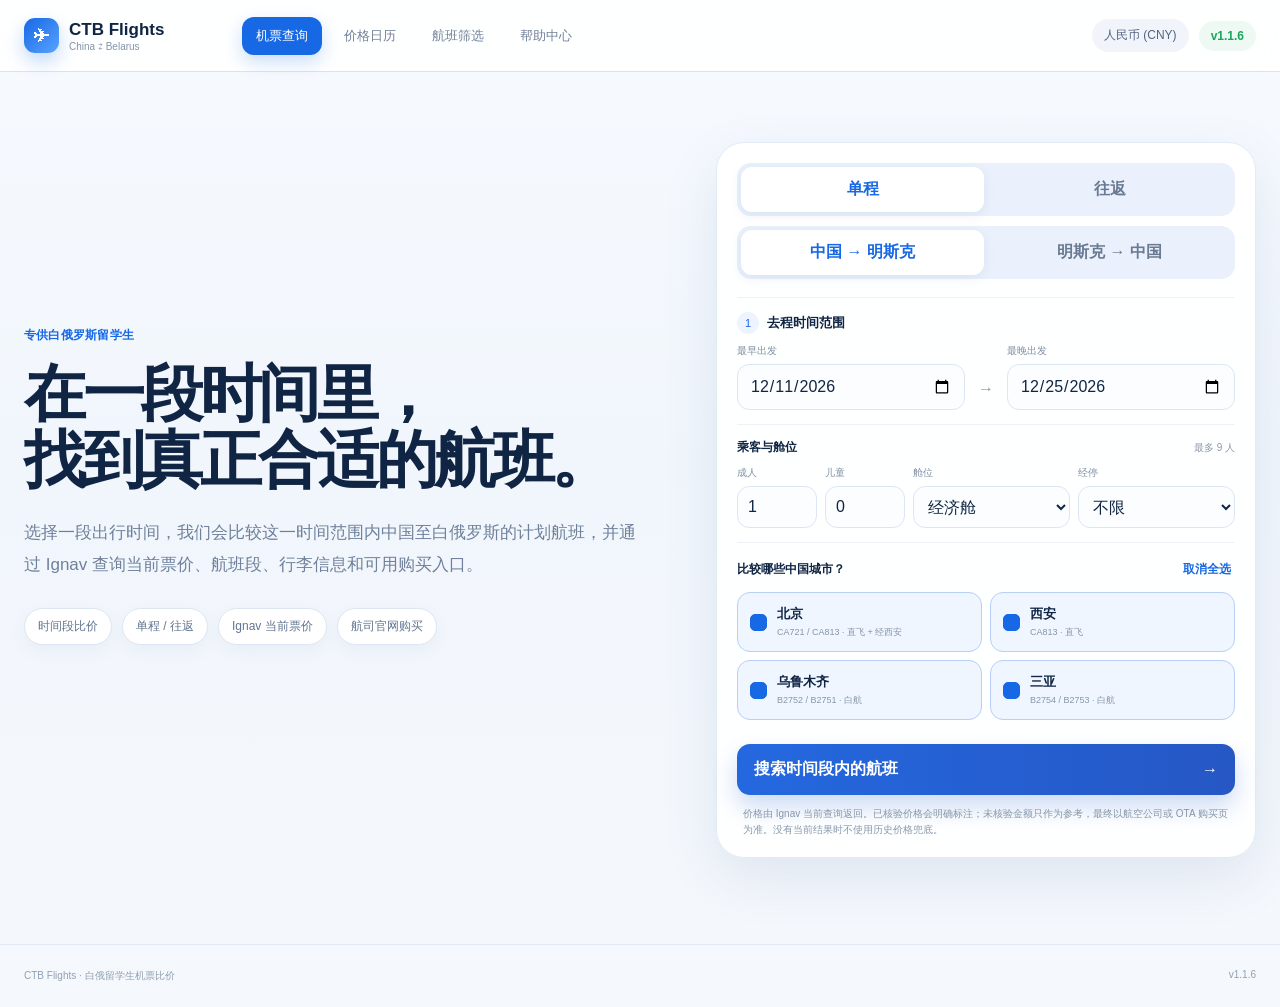
<file: site/index.html>
<!doctype html>
<html lang="zh-CN">
<head>
  <meta charset="utf-8">
  <meta name="viewport" content="width=device-width,initial-scale=1,viewport-fit=cover">
  <meta name="theme-color" content="#f4f7fb">
  <meta http-equiv="Cache-Control" content="no-cache, no-store, must-revalidate">
  <title>CTB Flights</title>
  <link rel="stylesheet" href="./styles.css?v=1.1.6">
  <link rel="stylesheet" href="./ignav.css?v=1.1.6">
</head>
<body data-page="home">
  <header class="site-header">
    <a class="site-brand" href="./index.html" aria-label="CTB Flights 首页">
      <span class="brand-mark">✈</span>
      <span><strong>CTB Flights</strong><small>China ⇄ Belarus</small></span>
    </a>
    <nav class="main-nav" aria-label="主导航">
      <a class="active" href="./index.html">机票查询</a>
      <span>价格日历</span>
      <span>航班筛选</span>
      <span>帮助中心</span>
    </nav>
    <div class="header-actions">
      <span class="currency-chip">人民币 (CNY)</span>
      <span class="version-chip" data-version></span>
    </div>
  </header>

  <main class="home-main">
    <section class="home-hero">
      <div class="hero-copy">
        <span class="eyebrow">专供白俄罗斯留学生</span>
        <h1>在一段时间里，<br>找到真正合适的航班。</h1>
        <p>选择一段出行时间，我们会比较这一时间范围内中国至白俄罗斯的计划航班，并通过 Ignav 查询当前票价、航班段、行李信息和可用购买入口。</p>
        <div class="hero-points">
          <span>时间段比价</span><span>单程 / 往返</span><span>Ignav 当前票价</span><span>航司官网购买</span>
        </div>
      </div>

      <section class="search-card" aria-label="机票搜索条件">
        <div class="segmented" role="tablist" aria-label="行程类型">
          <button class="active" data-trip="oneway" type="button">单程</button>
          <button data-trip="roundtrip" type="button">往返</button>
        </div>

        <div class="segmented direction-segment" role="tablist" aria-label="飞行方向">
          <button class="active" data-direction="to-minsk" type="button">中国 → 明斯克</button>
          <button data-direction="from-minsk" type="button">明斯克 → 中国</button>
        </div>

        <div class="form-section">
          <div class="section-title"><span class="step">1</span><strong>去程时间范围</strong></div>
          <div class="date-grid">
            <label><span>最早出发</span><input id="startDate" type="date"></label>
            <div class="date-arrow">→</div>
            <label><span>最晚出发</span><input id="endDate" type="date"></label>
          </div>
        </div>

        <div id="returnRange" class="form-section hidden">
          <div class="section-title"><span class="step">2</span><strong>返程时间范围</strong></div>
          <div class="date-grid">
            <label><span>最早返程</span><input id="returnStartDate" type="date"></label>
            <div class="date-arrow">→</div>
            <label><span>最晚返程</span><input id="returnEndDate" type="date"></label>
          </div>
        </div>

        <div class="form-section">
          <div class="field-head"><strong>乘客与舱位</strong><span class="field-hint">最多 9 人</span></div>
          <div class="travel-grid">
            <label><span>成人</span><input id="adultsInput" type="number" min="1" max="9" step="1" value="1"></label>
            <label><span>儿童</span><input id="childrenInput" type="number" min="0" max="8" step="1" value="0"></label>
            <label><span>舱位</span><select id="cabinSelect"><option value="economy">经济舱</option><option value="premium_economy">超级经济舱</option><option value="business">商务舱</option><option value="first">头等舱</option></select></label>
            <label><span>经停</span><select id="stopsSelect"><option value="any">不限</option><option value="0">仅直飞</option><option value="1">最多 1 次</option></select></label>
          </div>
        </div>

        <div class="form-section city-section">
          <div class="field-head"><strong>比较哪些中国城市？</strong><button id="toggleAll" class="link-button" type="button">取消全选</button></div>
          <div id="cityGrid" class="city-grid"></div>
        </div>

        <button id="searchButton" class="primary-search" type="button">
          <span id="searchButtonText">搜索时间段内的航班</span><span>→</span>
        </button>
        <p class="search-note">价格由 Ignav 当前查询返回。已核验价格会明确标注；未核验金额只作为参考，最终以航空公司或 OTA 购买页为准。没有当前结果时不使用历史价格兜底。</p>
      </section>
    </section>
  </main>

  <footer class="site-footer"><span>CTB Flights · 白俄留学生机票比价</span><span data-version></span></footer>

  <script src="./js/flight-data.js?v=1.1.6" defer></script>
  <script src="./js/home.js?v=1.1.6" defer></script>
  <script src="./js/version.js?v=1.1.6" defer></script>
</body>
</html>
</file>
<file: site/styles.css>
:root{--bg:#f3f7fd;--panel:#fff;--ink:#102544;--muted:#6e7f98;--line:#dce6f3;--blue:#1768e5;--blue2:#2f63d8;--blue-soft:#edf4ff;--green:#18a75b;--green-soft:#e9f8ef;--orange:#c7842b;--orange-soft:#fff4df;--shadow:0 20px 55px rgba(35,75,132,.10);--radius:24px;font-family:Inter,"PingFang SC","Microsoft YaHei",Arial,sans-serif}*{box-sizing:border-box}html{scroll-behavior:smooth}body{margin:0;background:linear-gradient(180deg,#f7faff 0,#f1f6fc 45%,#f5f8fc 100%);color:var(--ink);min-height:100vh}button,input,select{font:inherit}button{cursor:pointer}a{color:inherit;text-decoration:none}.hidden{display:none!important}.site-header{height:72px;padding:0 max(24px,calc((100vw - 1440px)/2));display:flex;align-items:center;gap:30px;background:rgba(255,255,255,.86);backdrop-filter:blur(14px);border-bottom:1px solid rgba(213,225,241,.9);position:sticky;top:0;z-index:30}.site-brand{display:flex;align-items:center;gap:10px;min-width:188px}.brand-mark{width:35px;height:35px;display:grid;place-items:center;border-radius:11px;background:linear-gradient(135deg,#1768e5,#59a2ff);color:#fff;box-shadow:0 8px 18px rgba(23,104,229,.25)}.site-brand strong{display:block;font-size:17px}.site-brand small{display:block;font-size:10px;color:#8493a9;margin-top:1px}.main-nav{display:flex;align-items:center;gap:8px;flex:1}.main-nav a,.main-nav span{padding:10px 14px;border-radius:12px;font-size:13px;color:#72829a;white-space:nowrap}.main-nav .active{background:var(--blue);color:#fff;box-shadow:0 7px 18px rgba(23,104,229,.22)}.header-actions{display:flex;align-items:center;gap:10px}.currency-chip,.version-chip{font-size:12px;padding:8px 12px;border-radius:999px;background:#f1f5fb;color:#52647e}.version-chip{color:var(--green);font-weight:800;background:#eef9f3}.home-main{max-width:1320px;margin:0 auto;padding:70px 24px 86px}.home-hero{display:grid;grid-template-columns:minmax(0,1fr) 540px;gap:72px;align-items:center;min-height:690px}.hero-copy{padding:20px 0 50px}.eyebrow{font-size:12px;font-weight:800;color:var(--blue);letter-spacing:.02em}.hero-copy h1{font-size:62px;line-height:1.06;letter-spacing:-.055em;margin:17px 0 24px;max-width:660px}.hero-copy p{font-size:17px;line-height:1.9;color:#6f819b;max-width:630px}.hero-points{display:flex;flex-wrap:wrap;gap:10px;margin-top:26px}.hero-points span{font-size:12px;padding:9px 13px;border-radius:999px;background:#fff;border:1px solid var(--line);color:#62758f;box-shadow:0 6px 18px rgba(34,74,127,.05)}.search-card{background:rgba(255,255,255,.96);border:1px solid #e1eaf5;border-radius:28px;padding:20px;box-shadow:var(--shadow)}.segmented{display:grid;grid-template-columns:1fr 1fr;gap:4px;background:#eaf1fc;border-radius:14px;padding:4px;margin-bottom:10px}.segmented button{border:0;background:transparent;color:#6a7a92;border-radius:11px;padding:12px;font-weight:750}.segmented button.active{background:#fff;color:var(--blue);box-shadow:0 3px 12px rgba(39,76,129,.09)}.direction-segment{margin-bottom:18px}.form-section{padding:14px 0;border-top:1px solid #edf2f7}.section-title{display:flex;align-items:center;gap:8px;margin-bottom:10px;font-size:13px}.step{width:22px;height:22px;border-radius:50%;display:grid;place-items:center;background:var(--blue-soft);color:var(--blue);font-size:11px}.date-grid{display:grid;grid-template-columns:1fr 26px 1fr;align-items:end;gap:8px}.date-grid label span{display:block;font-size:10px;color:#7f8ea2;margin-bottom:6px}.date-grid input{width:100%;padding:12px;border:1px solid var(--line);border-radius:12px;background:#fbfdff;color:var(--ink);outline:none}.date-grid input:focus{border-color:#91b8f3;box-shadow:0 0 0 3px rgba(23,104,229,.08)}.date-arrow{height:42px;display:grid;place-items:center;color:#8b9bb0}.field-head{display:flex;justify-content:space-between;align-items:center;margin-bottom:10px;font-size:12px}.link-button{border:0;background:none;color:var(--blue);font-weight:700;padding:4px}.city-grid{display:grid;grid-template-columns:1fr 1fr;gap:8px}.city-option{position:relative;display:flex;align-items:center;gap:10px;border:1px solid var(--line);border-radius:13px;padding:11px 12px;background:#fbfdff;cursor:pointer;min-height:60px}.city-option input{position:absolute;opacity:0;pointer-events:none}.city-check{width:17px;height:17px;border-radius:5px;border:1.5px solid #aebbd0;background:#fff;flex:0 0 auto}.city-option:has(input:checked){border-color:#b8cff6;background:#f0f6ff}.city-option:has(input:checked) .city-check{background:var(--blue);border-color:var(--blue);box-shadow:inset 0 0 0 4px var(--blue)}.city-option strong{font-size:13px;display:block}.city-option small{display:block;color:#8695a9;font-size:9px;margin-top:3px}.primary-search{width:100%;margin-top:10px;border:0;border-radius:13px;background:linear-gradient(90deg,#2468df,#2657c5);color:#fff;padding:15px 17px;display:flex;justify-content:space-between;align-items:center;font-weight:800;box-shadow:0 12px 24px rgba(30,92,205,.22)}.primary-search:disabled{opacity:.65;cursor:wait}.search-note{font-size:10px;line-height:1.55;color:#8796a9;margin:11px 6px 0}.site-footer{max-width:1320px;margin:0 auto;padding:24px;display:flex;justify-content:space-between;color:#90a0b4;font-size:10px;border-top:1px solid #e1e9f3}.results-main{max-width:1440px;margin:0 auto;padding:52px 24px 80px}.results-intro{display:flex;justify-content:space-between;gap:30px;align-items:flex-end;margin-bottom:16px}.results-intro h1{font-size:34px;margin:8px 0 8px;letter-spacing:-.035em}.results-intro p{margin:0;color:#72829a;font-size:13px}.results-tools{display:flex;align-items:center;gap:12px}.secondary-button{padding:11px 15px;border:1px solid var(--line);border-radius:12px;background:#fff;color:var(--blue);font-weight:700;font-size:12px}.sort-control{display:flex;align-items:center;gap:8px;font-size:11px;color:#77869b}.sort-control select{border:1px solid var(--line);border-radius:12px;background:#fff;padding:11px 38px 11px 13px;color:var(--ink);outline:none}.query-status{display:flex;align-items:center;gap:8px;min-height:34px;margin:12px 0 16px;padding:8px 12px;border:1px solid #e2eaf4;background:#f9fbfe;border-radius:10px;color:#74849a;font-size:11px}.status-dot{width:7px;height:7px;border-radius:50%;background:var(--blue);box-shadow:0 0 0 4px rgba(23,104,229,.08)}.comparison-grid{display:grid;grid-template-columns:310px minmax(0,1fr);gap:16px;align-items:start}.panel{background:rgba(255,255,255,.96);border:1px solid #e2eaf4;border-radius:26px;box-shadow:var(--shadow)}.calendar-panel{padding:18px;position:sticky;top:90px}.flight-panel{padding:18px}.panel-title{display:flex;justify-content:space-between;align-items:center;margin-bottom:14px}.panel-title h2{margin:5px 0 0;font-size:20px;letter-spacing:-.02em}.result-count{font-size:11px;padding:7px 10px;border-radius:999px;background:var(--blue-soft);color:var(--blue);font-weight:750}.calendar-list{display:flex;flex-direction:column;gap:8px}.calendar-row{display:grid;grid-template-columns:78px minmax(0,1fr) 84px;gap:8px;align-items:center;border:1px solid var(--line);border-radius:13px;padding:11px;background:#fff;min-height:67px}.calendar-row.best{border-color:#b8dfca;background:#f1fbf5}.calendar-date strong,.calendar-price strong{display:block;font-size:13px}.calendar-date small,.calendar-route small,.calendar-price small{display:block;font-size:9px;color:#8797ab;margin-top:3px}.calendar-route span{display:block;font-size:9.5px;color:#647891;white-space:nowrap;overflow:hidden;text-overflow:ellipsis}.calendar-price{text-align:right}.calendar-row.best .calendar-price small{color:var(--green);font-weight:750}.flight-list{display:flex;flex-direction:column;gap:10px}.flight-card{border:1px solid var(--line);border-radius:16px;background:#fff;overflow:hidden;transition:.18s ease}.flight-card.best{border-color:#9fdab9}.flight-card:hover{box-shadow:0 8px 25px rgba(32,72,124,.07)}.flight-summary{width:100%;display:grid;grid-template-columns:minmax(270px,1.25fr) 220px 160px 24px;gap:16px;align-items:center;border:0;background:transparent;text-align:left;padding:15px 17px;color:inherit}.route-line{display:flex;align-items:center;gap:10px;min-width:0}.route-line h3{font-size:17px;letter-spacing:-.02em;margin:0;white-space:nowrap;overflow:hidden;text-overflow:ellipsis}.route-tag{font-size:9px;padding:5px 8px;border-radius:999px;background:var(--green-soft);color:#1c9252;font-weight:750;white-space:nowrap}.route-tag.stop{background:var(--orange-soft);color:var(--orange)}.summary-route>small{display:block;color:#8493a7;font-size:10px;margin-top:5px}.summary-airline{display:flex;align-items:center;justify-content:center;min-height:50px}.summary-logo{display:block;max-width:185px;max-height:52px;width:auto;height:auto;object-fit:contain}.summary-logo.carrier-ca{max-width:160px}.summary-price{text-align:right}.summary-price strong{display:block;font-size:22px;letter-spacing:-.025em}.summary-price small{display:block;margin-top:3px;color:#7c8da4;font-size:10px}.summary-price em{display:inline-block;margin-top:5px;font-style:normal;font-size:9px;background:var(--green);color:#fff;padding:4px 8px;border-radius:999px}.chevron{color:#7890aa;font-size:17px;transition:transform .2s}.flight-card.open .chevron{transform:rotate(180deg)}.flight-details{display:none;border-top:1px solid var(--line);padding:0 18px 18px}.flight-card.open .flight-details{display:block}.leg-detail{padding:13px 0}.leg-detail+.leg-detail{border-top:1px solid #e8eef5}.detail-label{font-size:11px;color:var(--blue);font-weight:800;margin-bottom:9px}.airline-detail-head{display:flex;align-items:center;justify-content:space-between;border-bottom:1px solid var(--line);padding:6px 0 14px}.detail-logo{display:block;max-width:260px;max-height:74px;width:auto;height:auto;object-fit:contain}.detail-logo.carrier-ca{max-width:235px}.flight-number{text-align:right}.flight-number small{display:block;color:#8595aa;font-size:9px}.flight-number strong{display:block;color:#245dcf;font-size:22px;margin-top:3px}.timeline{display:grid;grid-template-columns:180px 1fr 180px;gap:20px;align-items:center;padding:20px 0}.timeline>div>strong{display:block;font-size:30px}.timeline>div>b{display:block;font-size:13px;margin-top:3px}.timeline>div>small{display:block;font-size:9px;color:#8998ab;margin-top:3px}.timeline-end{text-align:right}.timeline-mid{text-align:center;color:#74869c;font-size:10px}.timeline-mid i{display:block;height:1px;background:linear-gradient(90deg,#ccd8e7,#75a5e9,#ccd8e7);position:relative;margin:9px 0}.timeline-mid i:after{content:'✈';position:absolute;left:50%;top:50%;transform:translate(-50%,-50%);background:#fff;color:var(--blue);padding:0 7px;font-style:normal}.detail-chips{display:flex;flex-wrap:wrap;gap:6px}.detail-chips span{font-size:9px;color:#667a93;padding:6px 9px;border-radius:999px;background:#f3f6fa}.fare-box{margin-top:14px;border:1px solid var(--line);background:#fbfcfe;border-radius:13px;padding:11px 13px}.fare-box.live-box{background:#f4fbf7;border-color:#cfe8db}.fare-title{font-size:11px;font-weight:800;margin-bottom:7px}.fare-row{display:flex;justify-content:space-between;gap:16px;padding:5px 0;border-top:1px dashed #e3eaf2;font-size:10px}.fare-row span{color:#7d8ca0}.fare-row strong{text-align:right}.baggage-block{margin-top:10px;border:1px solid var(--line);border-radius:12px;overflow:hidden}.baggage-toggle{width:100%;border:0;background:#fff;display:flex;justify-content:space-between;padding:11px 13px;color:#294565;font-size:10px;font-weight:750}.baggage-content{display:none;padding:11px 13px;border-top:1px solid var(--line);background:#fafcff;color:#65778f;font-size:10px;line-height:1.65}.baggage-block.open .baggage-content{display:block}.official-link{display:inline-block;margin-top:12px;color:var(--blue);font-size:10px;font-weight:750}.loading-card{min-height:240px;display:flex;flex-direction:column;align-items:center;justify-content:center;text-align:center;color:#71839a}.loading-card strong{margin-top:13px;font-size:15px;color:var(--ink)}.loading-card small{margin-top:6px;font-size:10px}.spinner{width:30px;height:30px;border-radius:50%;border:3px solid #dfe9f6;border-top-color:var(--blue);animation:spin .8s linear infinite}.skeleton.stack{height:310px;border-radius:14px;background:linear-gradient(100deg,#f0f4f9 25%,#f8fbfe 37%,#f0f4f9 63%);background-size:400% 100%;animation:shimmer 1.2s infinite}.empty{padding:38px;text-align:center;color:#8a99ad;font-size:12px}@keyframes spin{to{transform:rotate(360deg)}}@keyframes shimmer{0%{background-position:100% 0}100%{background-position:0 0}}@media(max-width:1080px){.main-nav{display:none}.home-hero{grid-template-columns:1fr;gap:30px;min-height:auto}.hero-copy{text-align:center;padding-bottom:0}.hero-copy h1,.hero-copy p{margin-left:auto;margin-right:auto}.search-card{max-width:600px;width:100%;margin:0 auto}.comparison-grid{grid-template-columns:1fr}.calendar-panel{position:static}.calendar-list{display:grid;grid-template-columns:repeat(2,minmax(0,1fr))}.flight-summary{grid-template-columns:minmax(250px,1fr) 180px 150px 24px}.summary-logo{max-width:160px}}@media(max-width:760px){.site-header{height:62px;padding:0 14px;gap:10px}.site-brand{min-width:0}.site-brand small{display:none}.currency-chip{display:none}.version-chip{padding:6px 9px}.home-main{padding:32px 16px 58px}.home-hero{gap:24px}.hero-copy{text-align:left}.hero-copy h1{font-size:43px;letter-spacing:-.045em;margin-top:12px}.hero-copy p{font-size:14px;line-height:1.75}.search-card{padding:14px;border-radius:22px}.city-grid{grid-template-columns:1fr}.date-grid{grid-template-columns:1fr 18px 1fr}.results-main{padding:30px 12px 60px}.results-intro{align-items:flex-start;flex-direction:column}.results-intro h1{font-size:28px}.results-tools{width:100%;justify-content:space-between}.sort-control select{max-width:190px}.comparison-grid{gap:12px}.panel{border-radius:20px}.calendar-panel,.flight-panel{padding:12px}.calendar-list{display:flex;flex-direction:row;overflow-x:auto;padding-bottom:4px}.calendar-row{min-width:250px}.flight-summary{grid-template-columns:minmax(0,1fr) 100px 18px;gap:8px;padding:13px}.summary-airline{display:none}.route-line{gap:6px}.route-line h3{font-size:15px}.summary-price strong{font-size:18px}.summary-price small{font-size:8px;max-width:100px;white-space:nowrap;overflow:hidden;text-overflow:ellipsis}.timeline{grid-template-columns:1fr 100px 1fr;gap:8px}.timeline>div>strong{font-size:24px}.detail-logo{max-width:190px}.airline-detail-head{align-items:flex-start}.site-footer{padding:18px 14px;flex-direction:column;gap:6px}}@media(max-width:460px){.hero-copy h1{font-size:38px}.date-grid{grid-template-columns:1fr}.date-arrow{height:18px}.calendar-row{min-width:235px}.flight-summary{grid-template-columns:minmax(0,1fr) 88px 16px}.route-tag{font-size:8px;padding:4px 6px}.summary-price strong{font-size:17px}.timeline{grid-template-columns:1fr}.timeline-mid{padding:3px 0}.timeline-end{text-align:left}.airline-detail-head{gap:12px}.detail-logo{max-width:160px}.flight-number strong{font-size:19px}}
</file>
<file: site/ignav.css>
/* CTB Flights v1.1.5 · Ignav integration */
.field-hint{font-size:10px;color:#8b99ab}.travel-grid{display:grid;grid-template-columns:80px 80px 1fr 1fr;gap:8px}.travel-grid label span{display:block;font-size:10px;color:#7f8ea2;margin-bottom:6px}.travel-grid input,.travel-grid select{width:100%;height:42px;padding:0 10px;border:1px solid var(--line);border-radius:12px;background:#fbfdff;color:var(--ink);outline:none}.travel-grid input:focus,.travel-grid select:focus{border-color:#91b8f3;box-shadow:0 0 0 3px rgba(23,104,229,.08)}
.airline-brand-detail{display:flex;align-items:center;gap:14px;min-width:0}.airline-brand-detail>div{min-width:0}.airline-brand-detail strong{display:block;font-size:13px}.airline-brand-detail small{display:block;font-size:9px;color:#8595aa;margin-top:3px}.segment-list{margin-top:12px;border:1px solid var(--line);border-radius:12px;overflow:hidden;background:#fbfdff}.segment-row{display:grid;grid-template-columns:80px minmax(0,1fr) auto;gap:10px;align-items:center;padding:10px 12px;font-size:10px}.segment-row+.segment-row{border-top:1px solid #edf2f7}.segment-row strong{color:#245dcf}.segment-row span{color:#405b7b}.segment-row small{color:#8291a5;text-align:right}.transfer-row{padding:7px 12px;background:#fff7e8;color:#a86d24;border-top:1px solid #f1dfbf;border-bottom:1px solid #f1dfbf;font-size:9px;text-align:center}.fare-warning{margin-top:8px;padding:8px 10px;border-radius:9px;background:#fff6e6;color:#9c6825;font-size:9px;line-height:1.55}.booking-box{margin-top:12px;padding:11px 13px;border:1px solid var(--line);border-radius:12px;background:#fbfdff}.booking-fetch{border:0;border-radius:10px;background:var(--blue);color:#fff;padding:10px 14px;font-size:10px;font-weight:800}.booking-fetch:disabled{opacity:.6;cursor:wait}.booking-result{margin-top:9px;color:#71829a;font-size:9px}.booking-links{display:flex;flex-direction:column;gap:7px}.booking-links a{display:flex;justify-content:space-between;align-items:center;gap:12px;padding:10px 11px;border:1px solid var(--line);border-radius:10px;background:#fff}.booking-links a:hover{border-color:#a9c8f4;background:#f6faff}.booking-links span strong{display:block;color:#274563;font-size:10px}.booking-links span small{display:block;color:#8595aa;font-size:8px;margin-top:2px}.booking-links b{font-size:9px;color:var(--blue);text-align:right}.summary-airline>strong{font-size:12px;color:#48617e}.summary-price small{line-height:1.35}
@media(max-width:720px){.travel-grid{grid-template-columns:1fr 1fr}.segment-row{grid-template-columns:64px minmax(0,1fr)}.segment-row small{grid-column:2;text-align:left}.airline-detail-head{gap:12px}.airline-brand-detail{gap:8px}.airline-brand-detail .detail-logo{max-width:135px;max-height:48px}.flight-number strong{font-size:17px}.booking-links a{align-items:flex-start;flex-direction:column}.booking-links b{text-align:left}}
</file>
